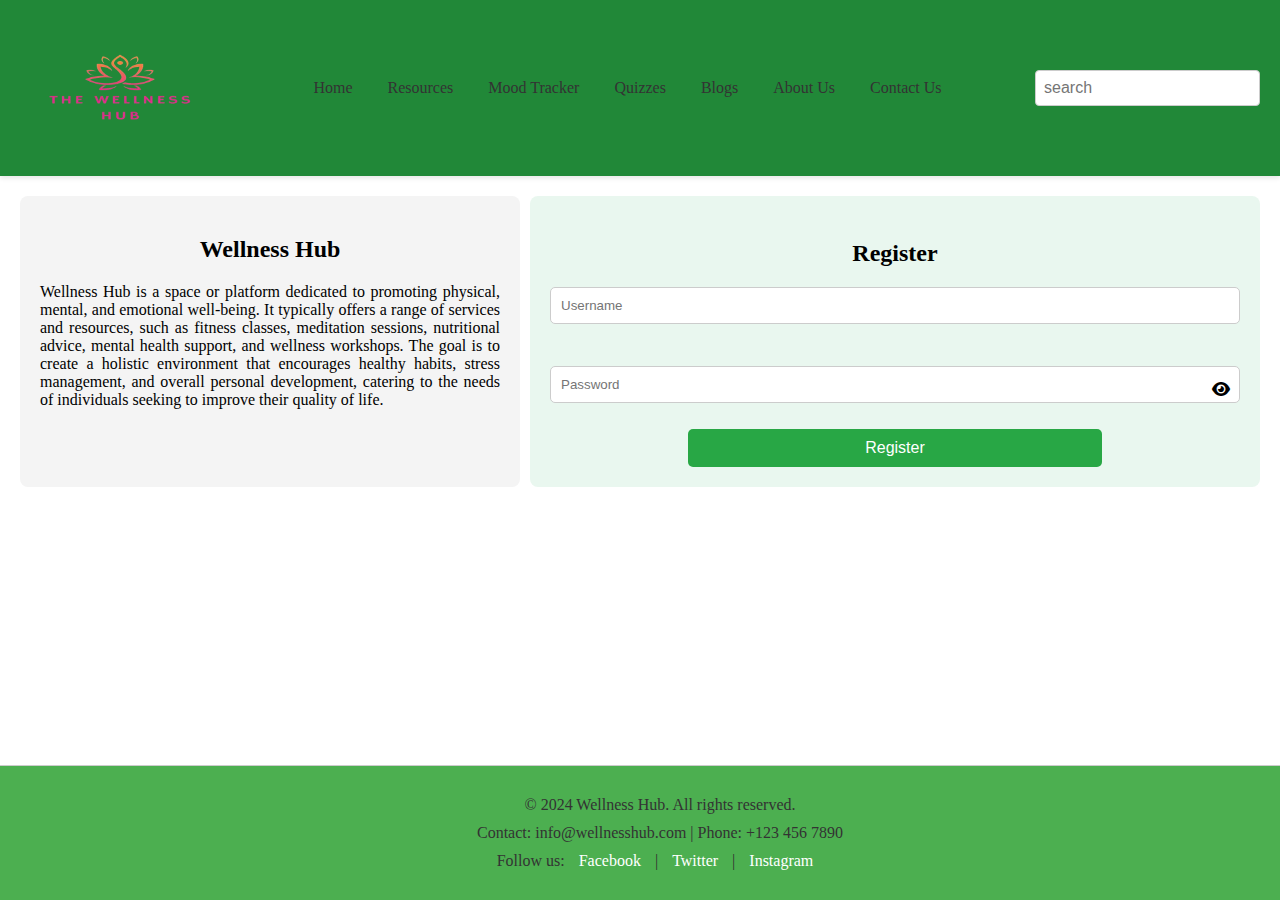
<file: index.html>
<!DOCTYPE html>
<html lang="en">
<head>
    <meta charset="UTF-8">
    <meta name="viewport" content="width=device-width, initial-scale=1.0">
    <link rel="stylesheet" href="registration.css">
    <link rel="stylesheet" href="https://cdnjs.cloudflare.com/ajax/libs/font-awesome/6.0.0-beta3/css/all.min.css">
    <title>Login</title>
    <script>
        function showAlert() {
            alert("Registration button clicked!");
        }

        function togglePassword() {
            var passwordField = document.getElementById("password");
            var toggleIcon = document.getElementById("toggleIcon");
            if (passwordField.type === "password") {
                passwordField.type = "text";
                toggleIcon.classList.remove("fa-eye");
                toggleIcon.classList.add("fa-eye-slash");
            } else {
                passwordField.type = "password";
                toggleIcon.classList.remove("fa-eye-slash");
                toggleIcon.classList.add("fa-eye");
            }
        }
    </script>
</head>
<body>
    <div class="header">
        <h1><a href="index.html"><img src="LogoNew.png" width="200px" height="130px"></a></h1>

        <ul class="items">
            <li><a href="HomePage.html">Home</a></li>
            <li><a href="Resources.html">Resources</a></li>
            <li><a href="MoodTracker.html">Mood Tracker</a></li>
            <li><a href="Quizzes.html">Quizzes</a></li>
            <li><a href="Blogs.html">Blogs</a></li>
            <li><a href="AboutUs.html">About Us</a></li>
            <li><a href="ContactUs.html">Contact Us</a></li>
        </ul>

        <p><input type="text" placeholder="search" class="search"></p>
    </div>


    <div class="content">
        <ul>
            <li class="left-section">
                <h2>Wellness Hub</h2>
                <p class="desc">Wellness Hub is a space or platform dedicated to promoting physical, mental, and emotional well-being. It typically offers a range of services and resources, such as fitness classes, meditation sessions, nutritional advice, mental health support, and wellness workshops. The goal is to create a holistic environment that encourages healthy habits, stress management, and overall personal development, catering to the needs of individuals seeking to improve their quality of life.</p>
            </li>
    
            <li class="right-section">
                <h3>Register</h3>
                <p><input type="text" placeholder="Username"></p>
                
                <!-- Add id="password" to the input field -->
                <div class="password-container">
                    <p><input type="password" id="password" placeholder="Password"></p>
                    <span class="toggle-password" onclick="togglePassword()">
                        <i id="toggleIcon" class="fas fa-eye"></i>
                    </span>
                </div>

                <button onclick="showAlert()">Register</button>
            </li>
        </ul>
    </div>


    <div class="footer">
        <p>&copy; 2024 Wellness Hub. All rights reserved.</p>
        <p>Contact: info@wellnesshub.com | Phone: +123 456 7890</p>
        <p>Follow us: 
            <a href="#">Facebook</a> | 
            <a href="#">Twitter</a> | 
            <a href="#">Instagram</a>
        </p>
    </div>
    
</body>
</html>
</file>
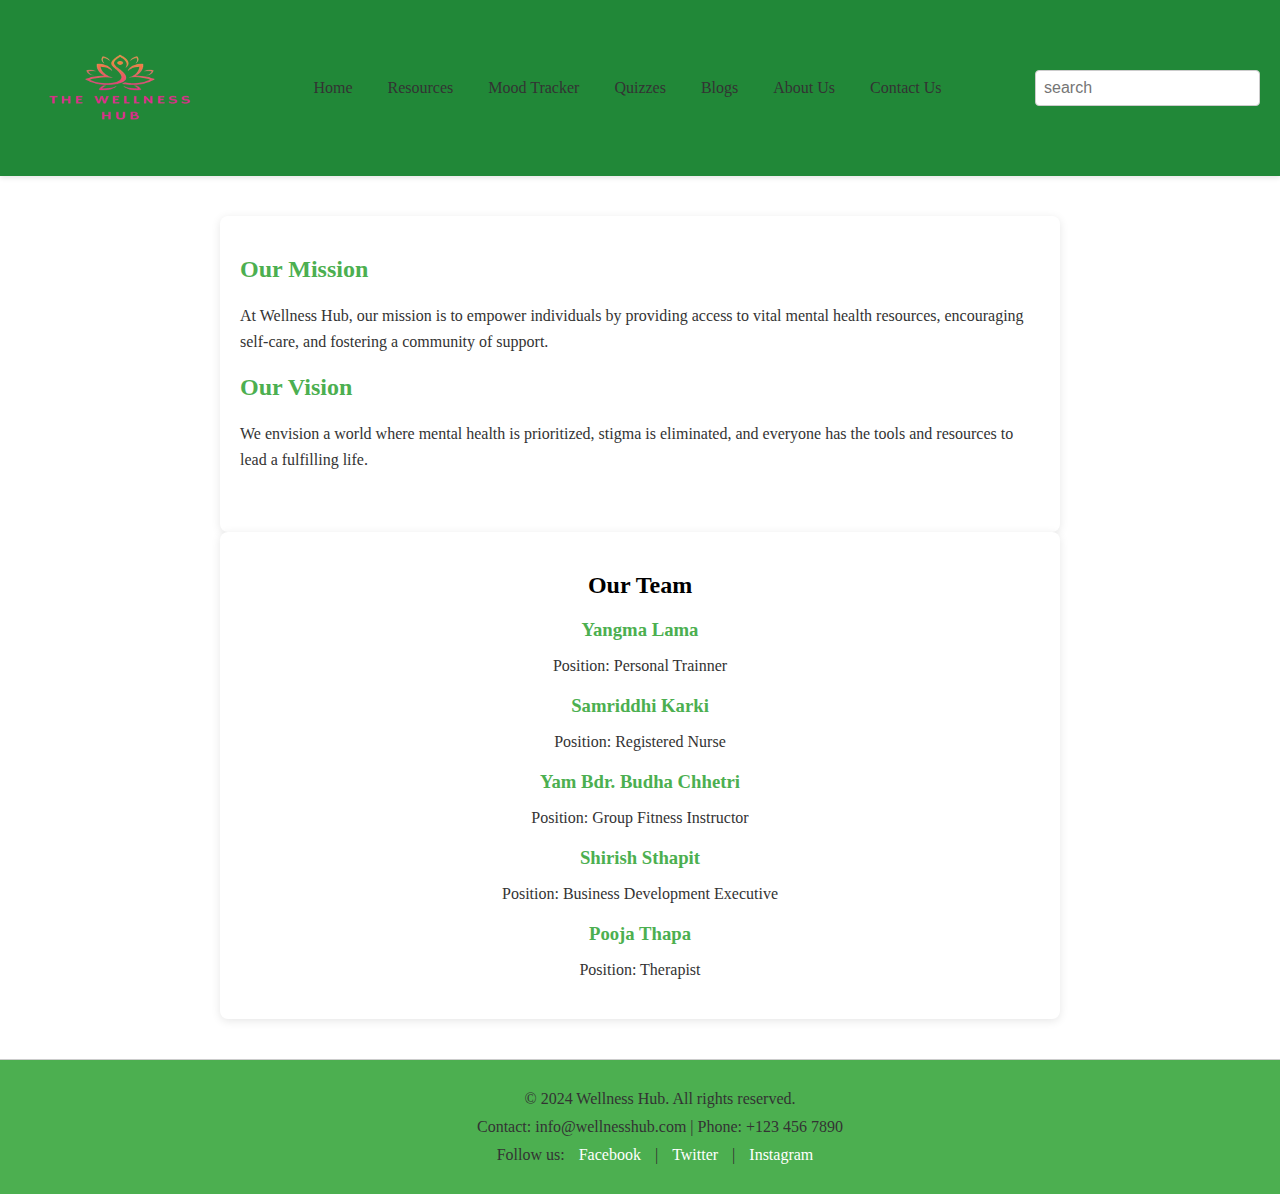
<file: AboutUs.html>
<!DOCTYPE html>
<html lang="en">
<head>
    <meta charset="UTF-8">
    <meta name="viewport" content="width=device-width, initial-scale=1.0">
    <link rel="stylesheet" href="AboutUs.css">
    <title>About Us</title>
</head>
<body>
    <div class="header">
        <h1><a href="registration.html"><img src="LogoNew.png" width="200px" height="130px"></a></h1>

        <ul class="items">
            <li><a href="HomePage.html">Home</a></li>
            <li><a href="Resources.html">Resources</a></li>
            <li><a href="MoodTracker.html">Mood Tracker</a></li>
            <li><a href="Quizzes.html">Quizzes</a></li>
            <li><a href="Blogs.html">Blogs</a></li>
            <li><a href="AboutUs.html">About Us</a></li>
            <li><a href="ContactUs.html">Contact Us</a></li>
        </ul>

        <p><input type="text" placeholder="search" class="search"></p>
    </div>


    <section class="about-section">
        <div class="about-content">
            <div class="mission-vision">
                <h2>Our Mission</h2>
                <p>At Wellness Hub, our mission is to empower individuals by providing access to vital mental health resources, encouraging self-care, and fostering a community of support.</p>
                
                <h2>Our Vision</h2>
                <p>We envision a world where mental health is prioritized, stigma is eliminated, and everyone has the tools and resources to lead a fulfilling life.</p>
            </div>
        </div>

        <div class="about-content team">
            <h2>Our Team</h2>
            <div class="team-member">
                <h3>Yangma Lama</h3>
                <p>Position: Personal Trainner</p>
            </div>
    
            <div class="team-member">
                <h3>Samriddhi Karki</h3>
                <p>Position: Registered Nurse</p>
            </div>
    
            <div class="team-member">
                <h3>Yam Bdr. Budha Chhetri</h3>
                <p>Position: Group Fitness Instructor</p>
            </div>
    
            <div class="team-member">
                <h3>Shirish Sthapit</h3>
                <p>Position: Business Development Executive</p>
            </div>
    
            <div class="team-member">
                <h3>Pooja Thapa</h3>
                <p>Position: Therapist</p>
            </div>
        </div>

    </section>
    


    <div class="footer">
        <p>&copy; 2024 Wellness Hub. All rights reserved.</p>
        <p>Contact: info@wellnesshub.com | Phone: +123 456 7890</p>
        <p>Follow us: 
            <a href="#">Facebook</a> | 
            <a href="#">Twitter</a> | 
            <a href="#">Instagram</a>
        </p>
    </div>
    
</body>
</html>
</file>
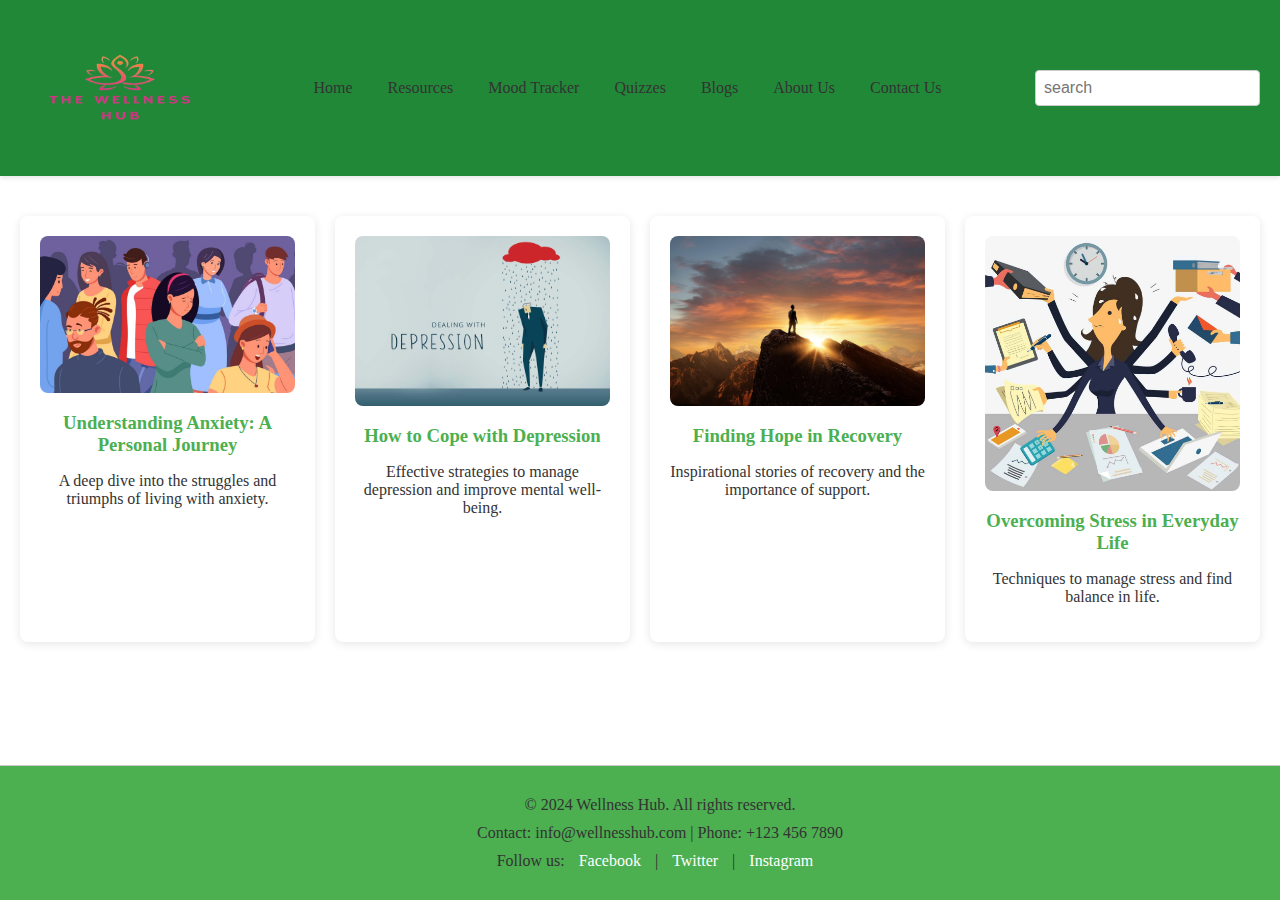
<file: Blogs.html>
<!DOCTYPE html>
<html lang="en">
<head>
    <meta charset="UTF-8">
    <meta name="viewport" content="width=device-width, initial-scale=1.0">
    <link rel="stylesheet" href="Blogs.css">
    <title>Blogs</title>
</head>
<body>
    <div class="header">
        <h1><a href="registration.html"><img src="LogoNew.png" width="200px" height="130px"></a></h1>

        <ul class="items">
            <li><a href="HomePage.html">Home</a></li>
            <li><a href="Resources.html">Resources</a></li>
            <li><a href="MoodTracker.html">Mood Tracker</a></li>
            <li><a href="Quizzes.html">Quizzes</a></li>
            <li><a href="Blogs.html">Blogs</a></li>
            <li><a href="AboutUs.html">About Us</a></li>
            <li><a href="ContactUs.html">Contact Us</a></li>
        </ul>

        <p><input type="text" placeholder="search" class="search"></p>
    </div>


    <section class="blog-section">
        <div class="blog-container">
            <div class="blog-post">
                <img src="ControlAnxiety.jpg" alt="Blog Post 1" class="blog-thumbnail">
                <h3>Understanding Anxiety: A Personal Journey</h3>
                <p>A deep dive into the struggles and triumphs of living with anxiety.</p>
            </div>
            <div class="blog-post">
                <img src="DealDepression.jpg" alt="Blog Post 2" class="blog-thumbnail">
                <h3>How to Cope with Depression</h3>
                <p>Effective strategies to manage depression and improve mental well-being.</p>
            </div>
            <div class="blog-post">
                <img src="FindingHope.jpg" alt="Blog Post 3" class="blog-thumbnail">
                <h3>Finding Hope in Recovery</h3>
                <p>Inspirational stories of recovery and the importance of support.</p>
            </div>
            <div class="blog-post">
                <img src="ControlStress.jpg" alt="Blog Post 4" class="blog-thumbnail">
                <h3>Overcoming Stress in Everyday Life</h3>
                <p>Techniques to manage stress and find balance in life.</p>
            </div>
        </div>
    </section>
    


    <div class="footer">
        <p>&copy; 2024 Wellness Hub. All rights reserved.</p>
        <p>Contact: info@wellnesshub.com | Phone: +123 456 7890</p>
        <p>Follow us: 
            <a href="#">Facebook</a> | 
            <a href="#">Twitter</a> | 
            <a href="#">Instagram</a>
        </p>
    </div>
    
</body>
</html>
</file>
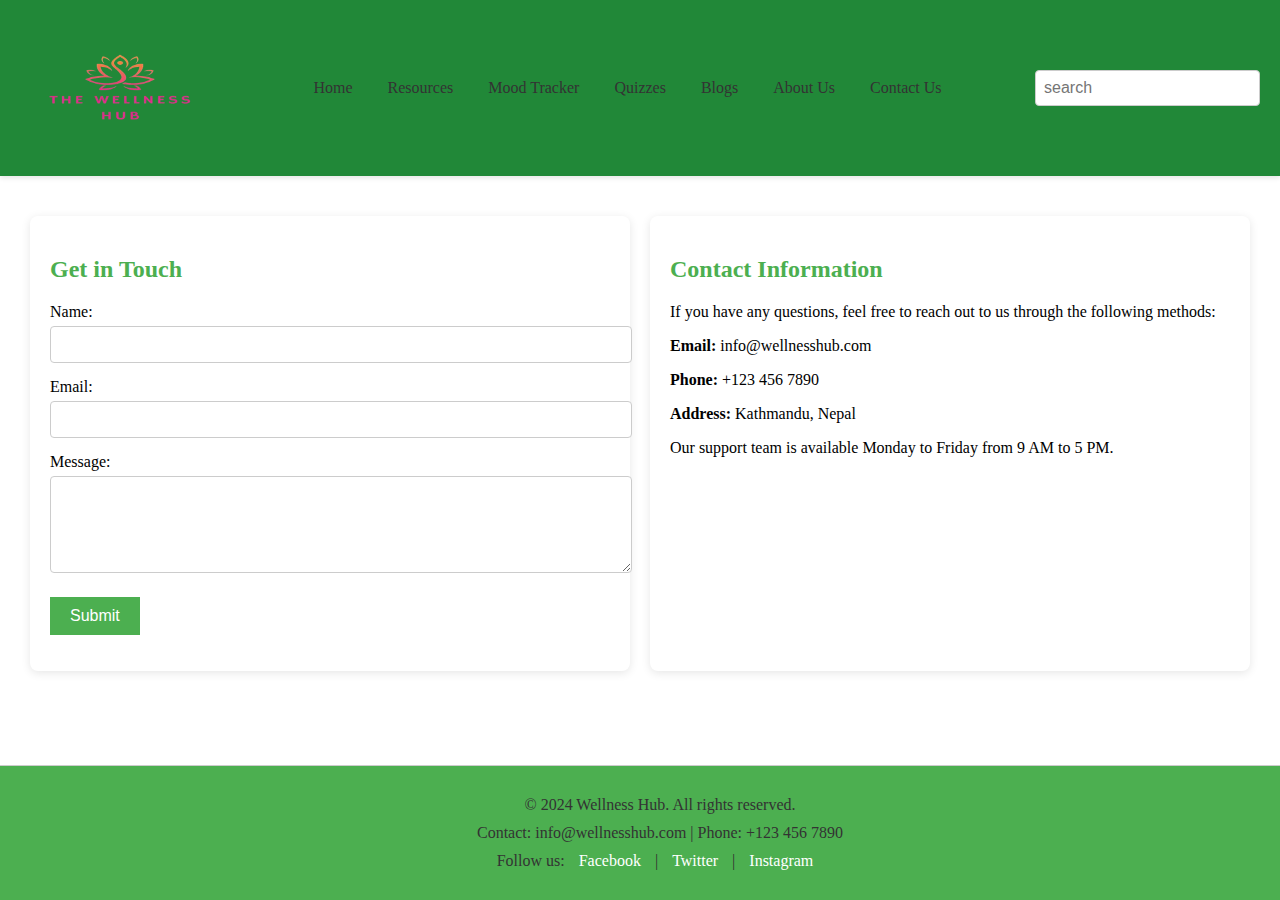
<file: ContactUs.html>
<!DOCTYPE html>
<html lang="en">
<head>
    <meta charset="UTF-8">
    <meta name="viewport" content="width=device-width, initial-scale=1.0">
    <link rel="stylesheet" href="ContactUs.css">
    <title>Home</title>

    <script>
        document.getElementById('contactForm').addEventListener('submit', function(event) {
            // Clear any previous error messages
            const errorMessage = document.getElementById('error-message');
            errorMessage.textContent = '';

            // Get values from form
            const name = document.getElementById('name').value.trim();
            const email = document.getElementById('email').value.trim();
            const message = document.getElementById('message').value.trim();

            // Email validation
            const emailRegex = /^[a-zA-Z0-9._-]+@[a-zA-Z0-9.-]+\.[a-zA-Z]{2,6}$/;

            // Validate name (should not be empty)
            if (name === '') {
                errorMessage.textContent = 'Please enter your name.';
                event.preventDefault();
                return;
            }

            // Validate email (check format)
            if (!emailRegex.test(email)) {
                errorMessage.textContent = 'Please enter a valid email address.';
                event.preventDefault();
                return;
            }

            // Validate message (should not be empty)
            if (message === '') {
                errorMessage.textContent = 'Please enter a message.';
                event.preventDefault();
                return;
            }

            // All validations passed, allow form submission
            alert('Form submitted successfully!');
        });
    </script>

</head>
<body>
    <div class="header">
        <h1><a href="registration.html"><img src="LogoNew.png" width="200px" height="130px"></a></h1>

        <ul class="items">
            <li><a href="HomePage.html">Home</a></li>
            <li><a href="Resources.html">Resources</a></li>
            <li><a href="MoodTracker.html">Mood Tracker</a></li>
            <li><a href="Quizzes.html">Quizzes</a></li>
            <li><a href="Blogs.html">Blogs</a></li>
            <li><a href="AboutUs.html">About Us</a></li>
            <li><a href="ContactUs.html">Contact Us</a></li>
        </ul>

        <p><input type="text" placeholder="search" class="search"></p>
    </div>


    <section class="contact-section">
        <div class="contact-form">
            <h2>Get in Touch</h2>
            <form id="contactForm" action="#" method="post">
                <label for="name">Name:</label>
                <input type="text" id="name" name="name" required>

                <label for="email">Email:</label>
                <input type="email" id="email" name="email" required>

                <label for="message">Message:</label>
                <textarea id="message" name="message" rows="5" required></textarea>

                <button type="submit" class="cta-button">Submit</button>
                <p id="error-message" style="color:red;"></p>
            </form>
        </div>

        <div class="contact-info">
            <h2>Contact Information</h2>
            <p>If you have any questions, feel free to reach out to us through the following methods:</p>
            <p><strong>Email:</strong> info@wellnesshub.com</p>
            <p><strong>Phone:</strong> +123 456 7890</p>
            <p><strong>Address:</strong> Kathmandu, Nepal</p>
            <p>Our support team is available Monday to Friday from 9 AM to 5 PM.</p>
        </div>
    </section>
    


    <div class="footer">
        <p>&copy; 2024 Wellness Hub. All rights reserved.</p>
        <p>Contact: info@wellnesshub.com | Phone: +123 456 7890</p>
        <p>Follow us: 
            <a href="#">Facebook</a> | 
            <a href="#">Twitter</a> | 
            <a href="#">Instagram</a>
        </p>
    </div>
    
</body>
</html>
</file>
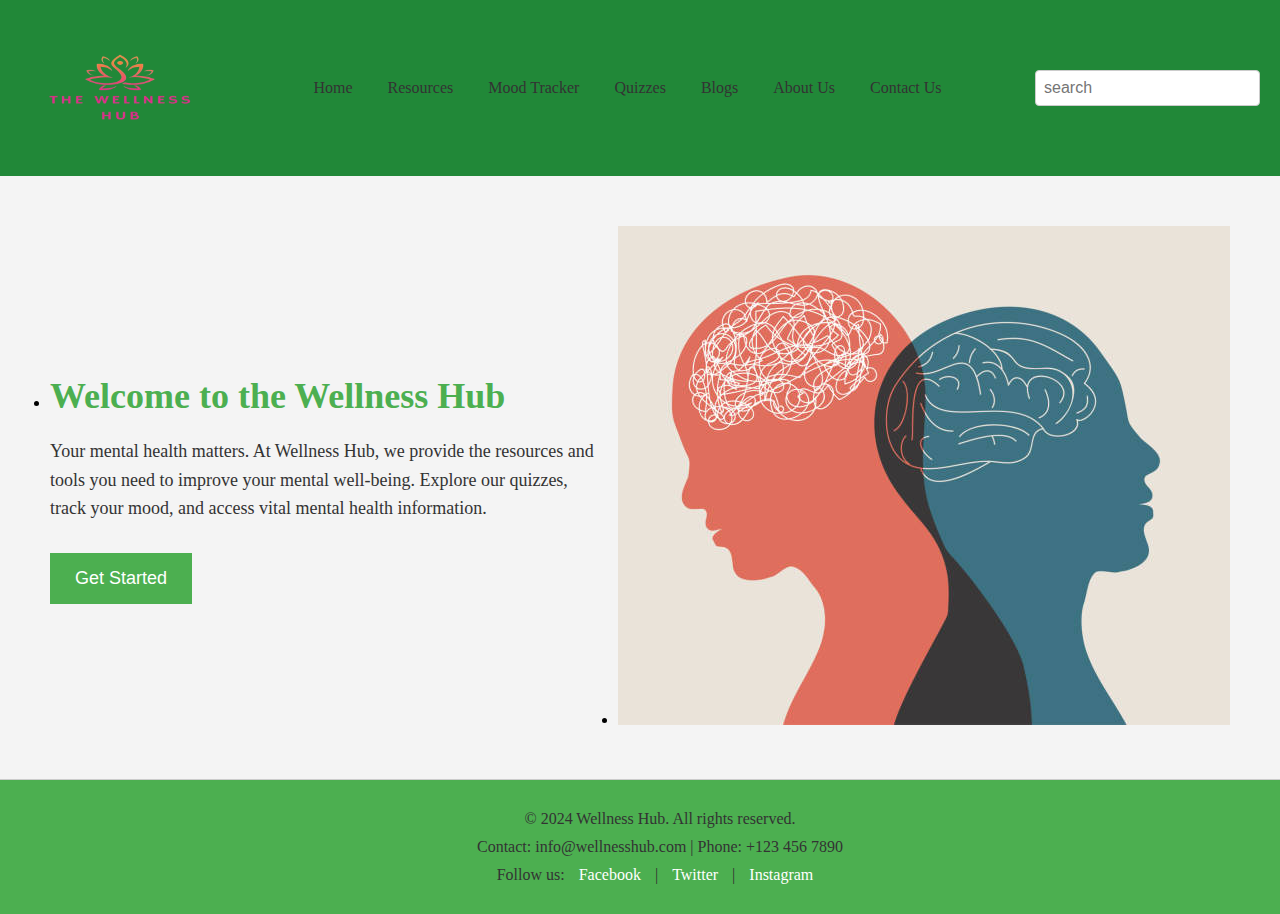
<file: HomePage.html>
<!DOCTYPE html>
<html lang="en">
<head>
    <meta charset="UTF-8">
    <meta name="viewport" content="width=device-width, initial-scale=1.0">
    <link rel="stylesheet" href="HomePage.css">
    <title>Home</title>
</head>
<body>
    <div class="header">
        <h1><a href="registration.html"><img src="LogoNew.png" width="200px" height="130px"></a></h1>

        <ul class="items">
            <li><a href="HomePage.html">Home</a></li>
            <li><a href="Resources.html">Resources</a></li>
            <li><a href="MoodTracker.html">Mood Tracker</a></li>
            <li><a href="Quizzes.html">Quizzes</a></li>
            <li><a href="Blogs.html">Blogs</a></li>
            <li><a href="AboutUs.html">About Us</a></li>
            <li><a href="ContactUs.html">Contact Us</a></li>
        </ul>

        <p><input type="text" placeholder="search" class="search"></p>
    </div>


    <div class="content">
        <li class="desc">
            <h1>Welcome to the Wellness Hub</h1>
            <p>Your mental health matters. At Wellness Hub, we provide the resources and tools you need to improve your mental well-being. Explore our quizzes, track your mood, and access vital mental health information.</p>
            <button class="cta-button">Get Started</button>
        </li>
        <li>
            <img src="MentalHealth.jpg" alt="Mental Health Support">
        </li>
    </div>
    


    <div class="footer">
        <p>&copy; 2024 Wellness Hub. All rights reserved.</p>
        <p>Contact: info@wellnesshub.com | Phone: +123 456 7890</p>
        <p>Follow us: 
            <a href="#">Facebook</a> | 
            <a href="#">Twitter</a> | 
            <a href="#">Instagram</a>
        </p>
    </div>
    
</body>
</html>
</file>
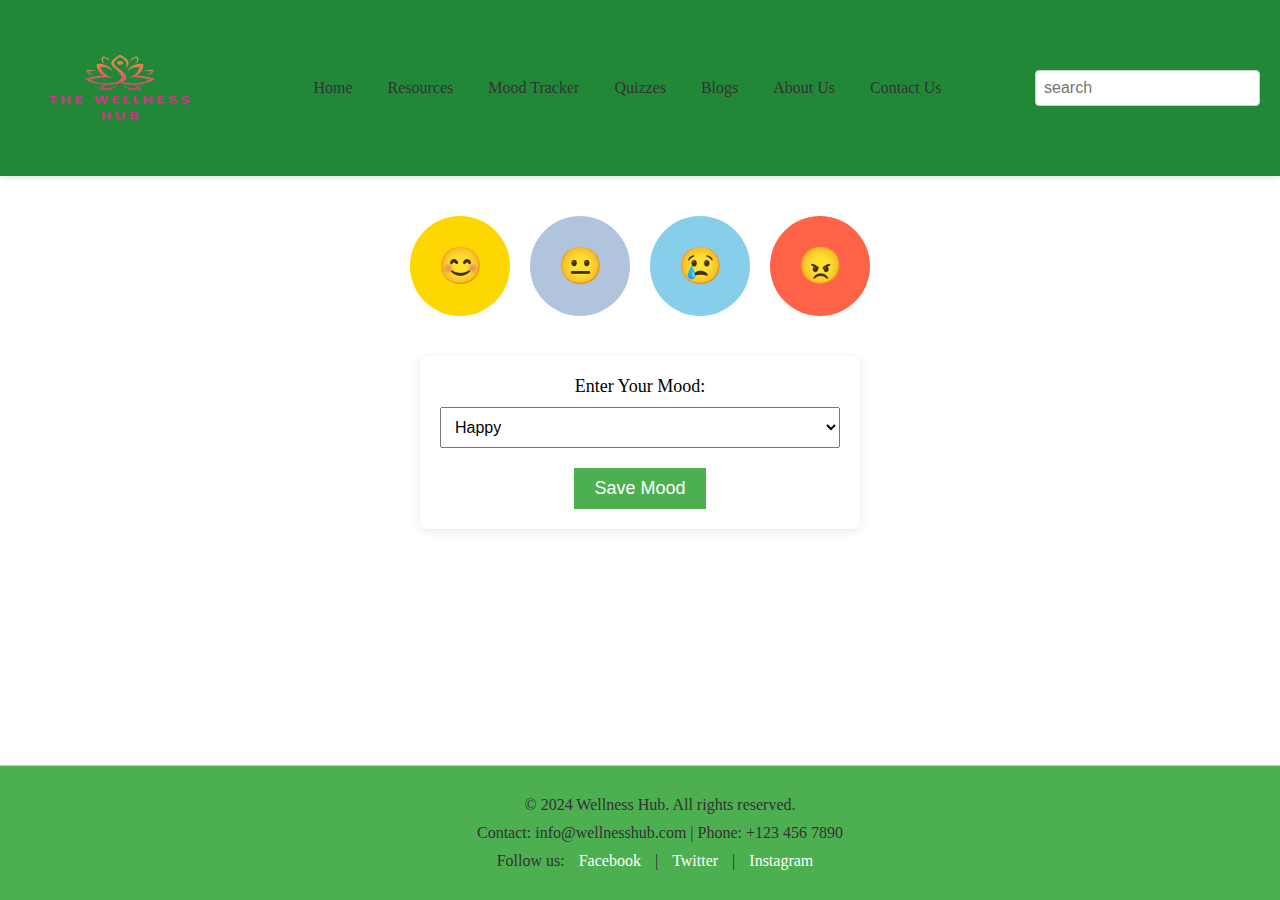
<file: MoodTracker.html>
<!DOCTYPE html>
<html lang="en">
<head>
    <meta charset="UTF-8">
    <meta name="viewport" content="width=device-width, initial-scale=1.0">
    <link rel="stylesheet" href="MoodTracker.css">
    <title>Mood Tracker</title>
</head>
<body>
    <div class="header">
        <h1><a href="registration.html"><img src="LogoNew.png" width="200px" height="130px"></a></h1>

        <ul class="items">
            <li><a href="HomePage.html">Home</a></li>
            <li><a href="Resources.html">Resources</a></li>
            <li><a href="MoodTracker.html">Mood Tracker</a></li>
            <li><a href="Quizzes.html">Quizzes</a></li>
            <li><a href="Blogs.html">Blogs</a></li>
            <li><a href="AboutUs.html">About Us</a></li>
            <li><a href="ContactUs.html">Contact Us</a></li>
        </ul>

        <p><input type="text" placeholder="search" class="search"></p>
    </div>


    <section class="mood-tracker">
        <div class="mood-circles">
            <div class="mood-circle mood-happy">😊</div>
            <div class="mood-circle mood-neutral">😐</div>
            <div class="mood-circle mood-sad">😢</div>
            <div class="mood-circle mood-angry">😠</div>
        </div>

        <div class="mood-input">
            <label for="mood">Enter Your Mood:</label>
            <select id="mood" name="mood">
                <option value="happy">Happy</option>
                <option value="neutral">Neutral</option>
                <option value="sad">Sad</option>
                <option value="angry">Angry</option>
            </select>
            <button class="submit-button">Save Mood</button>
        </div>
    </section>
    


    <div class="footer">
        <p>&copy; 2024 Wellness Hub. All rights reserved.</p>
        <p>Contact: info@wellnesshub.com | Phone: +123 456 7890</p>
        <p>Follow us: 
            <a href="#">Facebook</a> | 
            <a href="#">Twitter</a> | 
            <a href="#">Instagram</a>
        </p>
    </div>
    
</body>
</html>
</file>
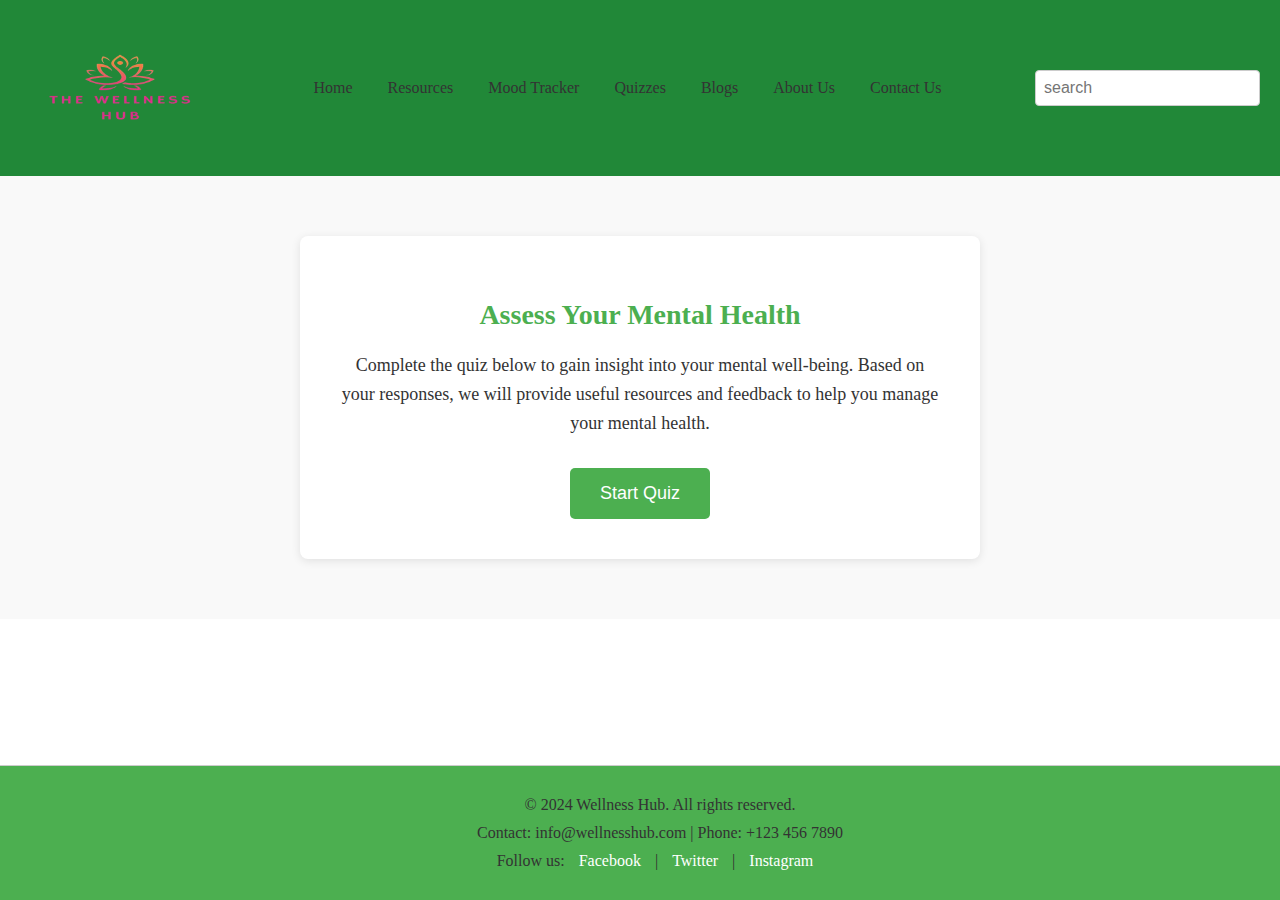
<file: Quizzes.html>
<!DOCTYPE html>
<html lang="en">
<head>
    <meta charset="UTF-8">
    <meta name="viewport" content="width=device-width, initial-scale=1.0">
    <link rel="stylesheet" href="Quizzes.css">
    <title>Quizzes</title>
</head>
<body>
    <div class="header">
        <h1><a href="registration.html"><img src="LogoNew.png" width="200px" height="130px"></a></h1>

        <ul class="items">
            <li><a href="HomePage.html">Home</a></li>
            <li><a href="Resources.html">Resources</a></li>
            <li><a href="MoodTracker.html">Mood Tracker</a></li>
            <li><a href="Quizzes.html">Quizzes</a></li>
            <li><a href="Blogs.html">Blogs</a></li>
            <li><a href="AboutUs.html">About Us</a></li>
            <li><a href="ContactUs.html">Contact Us</a></li>
        </ul>

        <p><input type="text" placeholder="search" class="search"></p>
    </div>


    <section class="quiz-section">
        <div class="quiz-content">
            <h2>Assess Your Mental Health</h2>
            <p>Complete the quiz below to gain insight into your mental well-being. Based on your responses, we will provide useful resources and feedback to help you manage your mental health.</p>
            <button class="cta-button">Start Quiz</button>
        </div>
    </section>
    


    <div class="footer">
        <p>&copy; 2024 Wellness Hub. All rights reserved.</p>
        <p>Contact: info@wellnesshub.com | Phone: +123 456 7890</p>
        <p>Follow us: 
            <a href="#">Facebook</a> | 
            <a href="#">Twitter</a> | 
            <a href="#">Instagram</a>
        </p>
    </div>
    
</body>
</html>
</file>
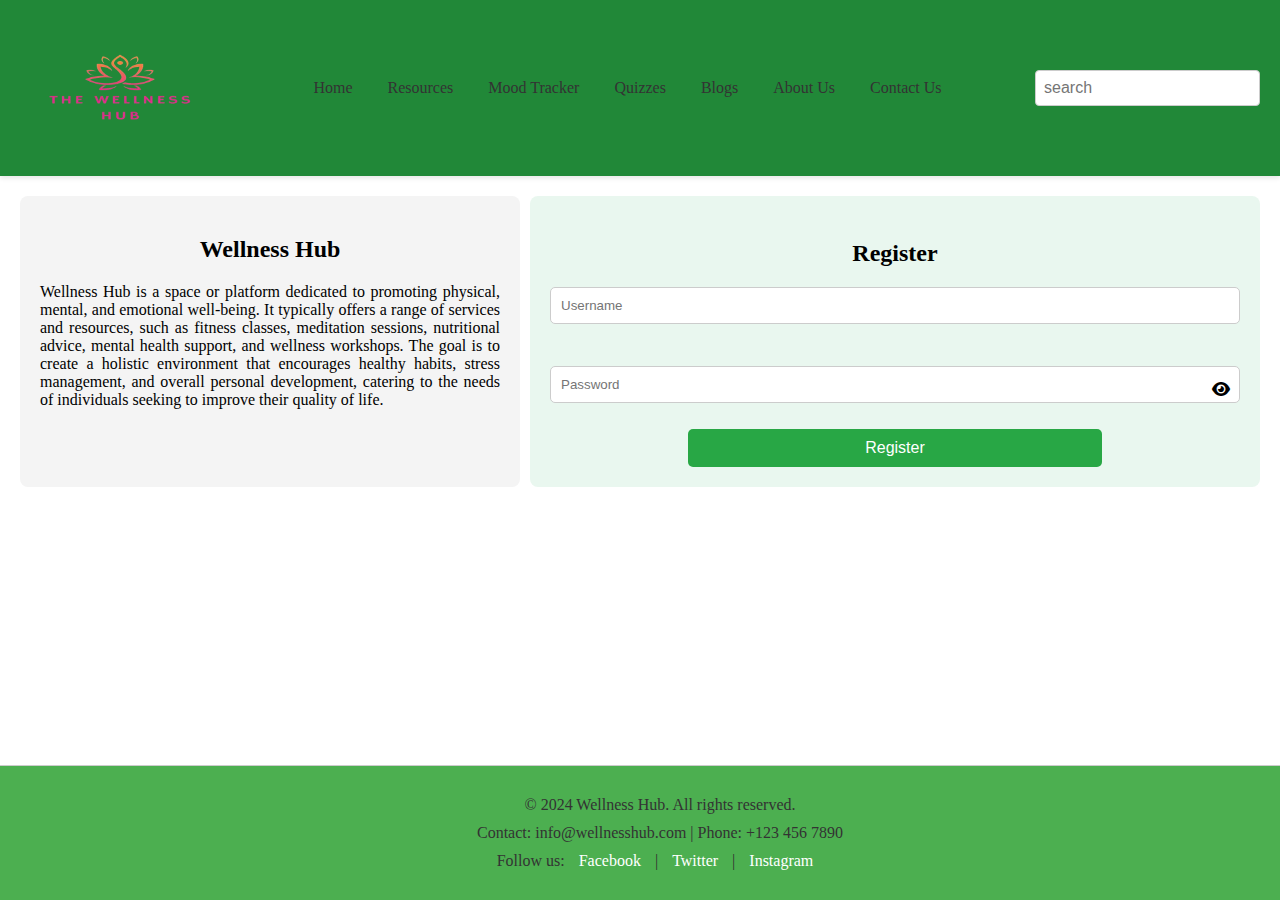
<file: registration.html>
<!DOCTYPE html>
<html lang="en">
<head>
    <meta charset="UTF-8">
    <meta name="viewport" content="width=device-width, initial-scale=1.0">
    <link rel="stylesheet" href="registration.css">
    <link rel="stylesheet" href="https://cdnjs.cloudflare.com/ajax/libs/font-awesome/6.0.0-beta3/css/all.min.css">
    <title>Login</title>
    <script>
        function showAlert() {
            alert("Registration button clicked!");
        }

        function togglePassword() {
            var passwordField = document.getElementById("password");
            var toggleIcon = document.getElementById("toggleIcon");
            if (passwordField.type === "password") {
                passwordField.type = "text";
                toggleIcon.classList.remove("fa-eye");
                toggleIcon.classList.add("fa-eye-slash");
            } else {
                passwordField.type = "password";
                toggleIcon.classList.remove("fa-eye-slash");
                toggleIcon.classList.add("fa-eye");
            }
        }
    </script>
</head>
<body>
    <div class="header">
        <h1><a href="registration.html"><img src="LogoNew.png" width="200px" height="130px"></a></h1>

        <ul class="items">
            <li><a href="HomePage.html">Home</a></li>
            <li><a href="Resources.html">Resources</a></li>
            <li><a href="MoodTracker.html">Mood Tracker</a></li>
            <li><a href="Quizzes.html">Quizzes</a></li>
            <li><a href="Blogs.html">Blogs</a></li>
            <li><a href="AboutUs.html">About Us</a></li>
            <li><a href="ContactUs.html">Contact Us</a></li>
        </ul>

        <p><input type="text" placeholder="search" class="search"></p>
    </div>


    <div class="content">
        <ul>
            <li class="left-section">
                <h2>Wellness Hub</h2>
                <p class="desc">Wellness Hub is a space or platform dedicated to promoting physical, mental, and emotional well-being. It typically offers a range of services and resources, such as fitness classes, meditation sessions, nutritional advice, mental health support, and wellness workshops. The goal is to create a holistic environment that encourages healthy habits, stress management, and overall personal development, catering to the needs of individuals seeking to improve their quality of life.</p>
            </li>
    
            <li class="right-section">
                <h3>Register</h3>
                <p><input type="text" placeholder="Username"></p>
                
                <!-- Add id="password" to the input field -->
                <div class="password-container">
                    <p><input type="password" id="password" placeholder="Password"></p>
                    <span class="toggle-password" onclick="togglePassword()">
                        <i id="toggleIcon" class="fas fa-eye"></i>
                    </span>
                </div>

                <button onclick="showAlert()">Register</button>
            </li>
        </ul>
    </div>


    <div class="footer">
        <p>&copy; 2024 Wellness Hub. All rights reserved.</p>
        <p>Contact: info@wellnesshub.com | Phone: +123 456 7890</p>
        <p>Follow us: 
            <a href="#">Facebook</a> | 
            <a href="#">Twitter</a> | 
            <a href="#">Instagram</a>
        </p>
    </div>
    
</body>
</html>
</file>
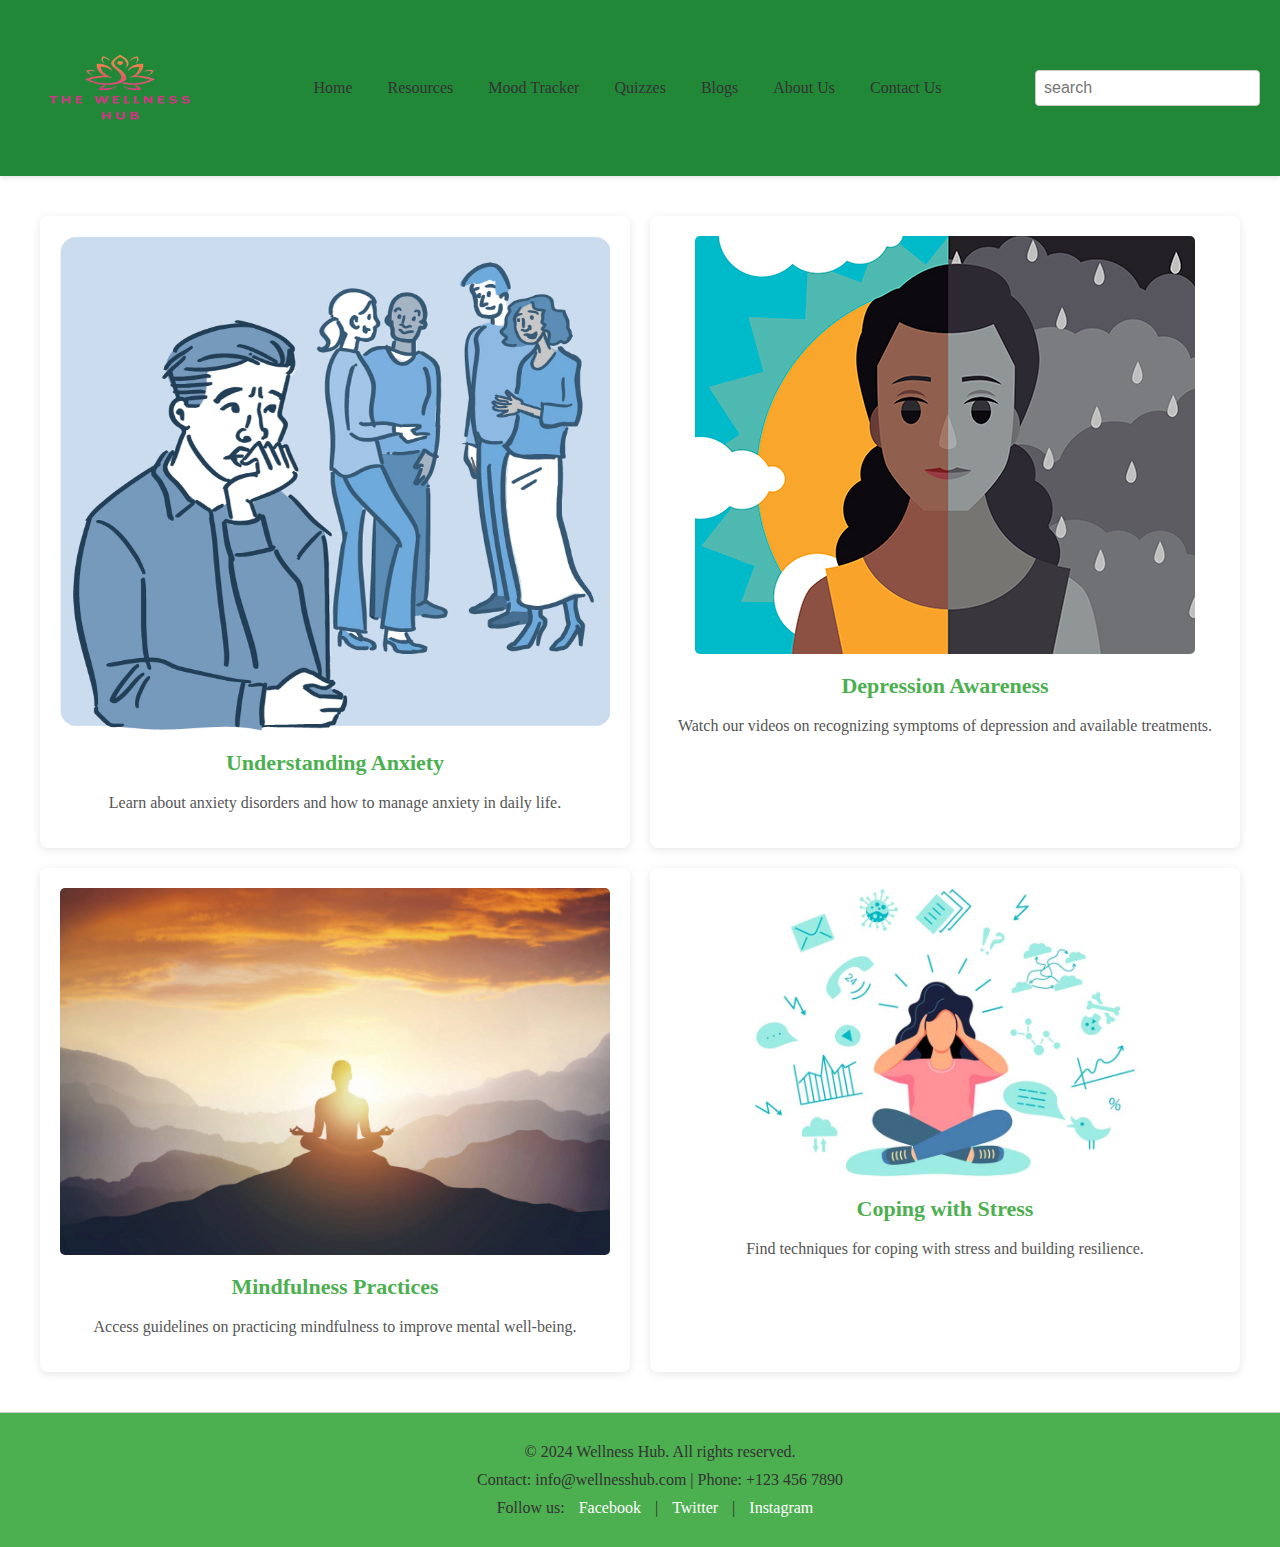
<file: Resources.html>
<!DOCTYPE html>
<html lang="en">
<head>
    <meta charset="UTF-8">
    <meta name="viewport" content="width=device-width, initial-scale=1.0">
    <link rel="stylesheet" href="Resources.css">
    <title>Resources</title>
</head>
<body>
    <div class="header">
        <h1><a href="registration.html"><img src="LogoNew.png" width="200px" height="130px"></a></h1>

        <ul class="items">
            <li><a href="HomePage.html">Home</a></li>
            <li><a href="Resources.html">Resources</a></li>
            <li><a href="MoodTracker.html">Mood Tracker</a></li>
            <li><a href="Quizzes.html">Quizzes</a></li>
            <li><a href="Blogs.html">Blogs</a></li>
            <li><a href="AboutUs.html">About Us</a></li>
            <li><a href="ContactUs.html">Contact Us</a></li>
        </ul>

        <p><input type="text" placeholder="search" class="search"></p>
    </div>


    <section class="content-grid">
        <div class="content-block">
            <img src="Anxiety.jpg" alt="Article 1" class="content-image">
            <h2>Understanding Anxiety</h2>
            <p>Learn about anxiety disorders and how to manage anxiety in daily life.</p>
        </div>
        
        <div class="content-block">
            <img src="Depression.jpg" alt="Video 1" class="content-image">
            <h2>Depression Awareness</h2>
            <p>Watch our videos on recognizing symptoms of depression and available treatments.</p>
        </div>
        
        <div class="content-block">
            <img src="Mindfulness.jpg" alt="Guide 1" class="content-image">
            <h2>Mindfulness Practices</h2>
            <p>Access guidelines on practicing mindfulness to improve mental well-being.</p>
        </div>
        
        <div class="content-block">
            <img src="Stress.jpg" alt="Article 2" class="content-image">
            <h2>Coping with Stress</h2>
            <p>Find techniques for coping with stress and building resilience.</p>
        </div>
    </section>
    


    <div class="footer">
        <p>&copy; 2024 Wellness Hub. All rights reserved.</p>
        <p>Contact: info@wellnesshub.com | Phone: +123 456 7890</p>
        <p>Follow us: 
            <a href="#">Facebook</a> | 
            <a href="#">Twitter</a> | 
            <a href="#">Instagram</a>
        </p>
    </div>
    
</body>
</html>
</file>
<file: registration.css>
html,body{
    padding: 0;
    margin: 0;
    box-sizing: border-box;
    height: 100%;
    display: flex;
    flex-direction: column;
}

/* Header Styling */
.header {
    background-color: #218838; 
    padding: 20px;
    display: flex;
    justify-content: space-between;
    align-items: center;
    box-shadow: 0px 2px 5px rgba(0, 0, 0, 0.1);
}

/* Logo (h1) */
.header h1 {
    margin: 0;
    font-size: 24px;
    font-weight: bold;
}

.header h1 a {
    text-decoration: none;
    color: #333; /* Dark text for logo */
}

/* Navigation links */
.header .items {
    list-style: none;
    margin: 0;
    padding: 0;
    display: flex;
    gap: 15px; /* Space between the items */
}

.header .items li {
    display: inline;
}

.header .items a {
    text-decoration: none;
    color: #333; /* Link text color */
    padding: 10px;
    font-size: 16px;
    transition: color 0.3s ease;
}

/* Hover effect for links */
.header .items a:hover {
    color: #007BFF; /* Blue hover color */
}

/* Search bar */
.header .search {
    padding: 8px;
    font-size: 16px;
    border: 1px solid #ccc;
    border-radius: 4px;
}

/* Content Styling */

.desc{
    text-align: justify;
}

.content {
    display: flex;
    justify-content: space-between;
    align-items: flex-start;
    width: 100%;
    padding: 20px;
    box-sizing: border-box;
}


.content ul {
    display: flex;
    justify-content: space-between;
    width: 100%;
    padding: 0;
    margin: 0;
    list-style: none;
}


.content .left-section {
    flex: 1;
    padding: 20px;
    background-color: #f4f4f4;
    margin-right: 10px;
    border-radius: 8px;
    text-align: center; 
}

.content .right-section {
    flex: 1.5; 
    padding: 20px;
    background-color: #e9f7ef;
    border-radius: 8px;
}

.content .right-section h3 {
    text-align: center;
    font-size: 24px; 
    margin-bottom: 20px; 
}


.content .right-section input {
    width: 100%;
    padding: 10px;
    margin-bottom: 10px;
    border: 1px solid #ccc;
    border-radius: 5px;
    box-sizing: border-box;
}

.content .right-section button {
    width: 60%;
    padding: 10px;
    background-color: #28a745;
    color: white;
    border: none;
    border-radius: 5px;
    cursor: pointer;
    font-size: 16px;
    display: block; 
    margin: 0 auto; 
}

.content .right-section button:hover {
    background-color: #218838;
}


/* Footer Styling */
.footer {
    text-align: center;
    background-color: #4CAF50;
    padding: 20px;
    border-top: 1px solid #ccc;
    width: 100%;
    margin-top: auto;
}

.footer p {
    margin: 10px 0;
    color: #333;
}

.footer a {
    color: #ffffff;
    text-decoration: none;
    margin: 0 10px;
}

.footer a:hover {
    text-decoration: underline;
}

/* Password Section */
.input-field {
    width: 100%;
    padding: 10px;
    box-sizing: border-box;
}

.password-container {
    position: relative;
    display: inline-block;
    width: 100%; 
}
.toggle-password {
    position: absolute;
    right: 10px;
    top: 50%;
    transform: translateY(-50%);
    cursor: pointer;
}
</file>
<file: AboutUs.css>
html,body{
    padding: 0;
    margin: 0;
    box-sizing: border-box;
    height: 100%;
    display: flex;
    flex-direction: column;
}

/* Header Styling */
.header {
    background-color: #218838; 
    padding: 20px;
    display: flex;
    justify-content: space-between;
    align-items: center;
    box-shadow: 0px 2px 5px rgba(0, 0, 0, 0.1);
}

/* Logo (h1) */
.header h1 {
    margin: 0;
    font-size: 24px;
    font-weight: bold;
}

.header h1 a {
    text-decoration: none;
    color: #333; /* Dark text for logo */
}

/* Navigation links */
.header .items {
    list-style: none;
    margin: 0;
    padding: 0;
    display: flex;
    gap: 15px; /* Space between the items */
}

.header .items li {
    display: inline;
}

.header .items a {
    text-decoration: none;
    color: #333; /* Link text color */
    padding: 10px;
    font-size: 16px;
    transition: color 0.3s ease;
}

/* Hover effect for links */
.header .items a:hover {
    color: #007BFF; /* Blue hover color */
}

/* Search bar */
.header .search {
    padding: 8px;
    font-size: 16px;
    border: 1px solid #ccc;
    border-radius: 4px;
}

/* Content Styling */
.about-section {
    padding: 40px 20px;
}

.about-content {
    max-width: 800px;
    margin: 0 auto;
    background-color: white;
    padding: 20px;
    border-radius: 8px;
    box-shadow: 0 2px 10px rgba(0, 0, 0, 0.1);
}

.mission-vision {
    margin-bottom: 40px;
}

.mission-vision h2 {
    color: #4CAF50;
    margin-top: 20px;
}

.mission-vision p {
    color: #333;
    line-height: 1.6;
}

/* Team Section */
.team {
    text-align: center;
}

.team-member {
    margin: 20px 0;
}

.team-thumbnail {
    width: 100px;
    height: 100px;
    border-radius: 50%;
    object-fit: cover;
}

.team-member h3 {
    margin: 10px 0 5px;
    color: #4CAF50;
}

.team-member p {
    color: #333;
}



/* Footer Styling */
.footer {
    text-align: center;
    background-color: #4CAF50;
    padding: 20px;
    border-top: 1px solid #ccc;
    width: 100%;
    margin-top: auto;
}

.footer p {
    margin: 10px 0;
    color: #333;
}

.footer a {
    color: #ffffff;
    text-decoration: none;
    margin: 0 10px;
}

.footer a:hover {
    text-decoration: underline;
}
</file>
<file: Blogs.css>
html,body{
    padding: 0;
    margin: 0;
    box-sizing: border-box;
    height: 100%;
    display: flex;
    flex-direction: column;
}

/* Header Styling */
.header {
    background-color: #218838; 
    padding: 20px;
    display: flex;
    justify-content: space-between;
    align-items: center;
    box-shadow: 0px 2px 5px rgba(0, 0, 0, 0.1);
}

/* Logo (h1) */
.header h1 {
    margin: 0;
    font-size: 24px;
    font-weight: bold;
}

.header h1 a {
    text-decoration: none;
    color: #333; /* Dark text for logo */
}

/* Navigation links */
.header .items {
    list-style: none;
    margin: 0;
    padding: 0;
    display: flex;
    gap: 15px; /* Space between the items */
}

.header .items li {
    display: inline;
}

.header .items a {
    text-decoration: none;
    color: #333; /* Link text color */
    padding: 10px;
    font-size: 16px;
    transition: color 0.3s ease;
}

/* Hover effect for links */
.header .items a:hover {
    color: #007BFF; /* Blue hover color */
}

/* Search bar */
.header .search {
    padding: 8px;
    font-size: 16px;
    border: 1px solid #ccc;
    border-radius: 4px;
}

/* Content Styling */
.blog-section {
    padding: 40px 20px;
}

.blog-container {
    display: grid;
    grid-template-columns: repeat(4, 1fr);
    gap: 20px;
}

.blog-post {
    background-color: white;
    border-radius: 8px;
    box-shadow: 0 2px 10px rgba(0, 0, 0, 0.1);
    padding: 20px;
    text-align: center;
    transition: transform 0.2s;
}

.blog-post:hover {
    transform: translateY(-5px); /* Slight lift effect on hover */
}

.blog-thumbnail {
    max-width: 100%;
    border-radius: 8px;
}

.blog-post h3 {
    color: #4CAF50;
    margin: 15px 0 10px;
}

.blog-post p {
    color: #333;
}




/* Footer Styling */
.footer {
    text-align: center;
    background-color: #4CAF50;
    padding: 20px;
    border-top: 1px solid #ccc;
    width: 100%;
    margin-top: auto;
}

.footer p {
    margin: 10px 0;
    color: #333;
}

.footer a {
    color: #ffffff;
    text-decoration: none;
    margin: 0 10px;
}

.footer a:hover {
    text-decoration: underline;
}
</file>
<file: ContactUs.css>
html,body{
    padding: 0;
    margin: 0;
    box-sizing: border-box;
    height: 100%;
    display: flex;
    flex-direction: column;
}

/* Header Styling */
.header {
    background-color: #218838; 
    padding: 20px;
    display: flex;
    justify-content: space-between;
    align-items: center;
    box-shadow: 0px 2px 5px rgba(0, 0, 0, 0.1);
}

/* Logo (h1) */
.header h1 {
    margin: 0;
    font-size: 24px;
    font-weight: bold;
}

.header h1 a {
    text-decoration: none;
    color: #333; /* Dark text for logo */
}

/* Navigation links */
.header .items {
    list-style: none;
    margin: 0;
    padding: 0;
    display: flex;
    gap: 15px; /* Space between the items */
}

.header .items li {
    display: inline;
}

.header .items a {
    text-decoration: none;
    color: #333; /* Link text color */
    padding: 10px;
    font-size: 16px;
    transition: color 0.3s ease;
}

/* Hover effect for links */
.header .items a:hover {
    color: #007BFF; /* Blue hover color */
}

/* Search bar */
.header .search {
    padding: 8px;
    font-size: 16px;
    border: 1px solid #ccc;
    border-radius: 4px;
}

/* Content Styling */
.contact-section {
    display: flex;
    justify-content: space-between;
    padding: 40px 20px;
}

.contact-form, .contact-info {
    background-color: white;
    padding: 20px;
    border-radius: 8px;
    box-shadow: 0 2px 10px rgba(0, 0, 0, 0.1);
    flex: 1;
    margin: 0 10px;
}

.contact-form h2, .contact-info h2 {
    color: #4CAF50;
}

.contact-form label {
    display: block;
    margin-top: 15px;
}

.contact-form input, .contact-form textarea {
    width: 100%;
    padding: 10px;
    margin-top: 5px;
    border: 1px solid #ccc;
    border-radius: 4px;
}

.cta-button {
    background-color: #4CAF50;
    color: white;
    padding: 10px 20px;
    border: none;
    cursor: pointer;
    font-size: 16px;
    margin-top: 20px;
}

.cta-button:hover {
    background-color: #45a049;
}


/* Footer Styling */
.footer {
    text-align: center;
    background-color: #4CAF50;
    padding: 20px;
    border-top: 1px solid #ccc;
    width: 100%;
    margin-top: auto;
}

.footer p {
    margin: 10px 0;
    color: #333;
}

.footer a {
    color: #ffffff;
    text-decoration: none;
    margin: 0 10px;
}

.footer a:hover {
    text-decoration: underline;
}
</file>
<file: HomePage.css>
html,body{
    padding: 0;
    margin: 0;
    box-sizing: border-box;
    height: 100%;
    display: flex;
    flex-direction: column;
}

/* Header Styling */
.header {
    background-color: #218838; 
    padding: 20px;
    display: flex;
    justify-content: space-between;
    align-items: center;
    box-shadow: 0px 2px 5px rgba(0, 0, 0, 0.1);
}

/* Logo (h1) */
.header h1 {
    margin: 0;
    font-size: 24px;
    font-weight: bold;
}

.header h1 a {
    text-decoration: none;
    color: #333; /* Dark text for logo */
}

/* Navigation links */
.header .items {
    list-style: none;
    margin: 0;
    padding: 0;
    display: flex;
    gap: 15px; /* Space between the items */
}

.header .items li {
    display: inline;
}

.header .items a {
    text-decoration: none;
    color: #333; /* Link text color */
    padding: 10px;
    font-size: 16px;
    transition: color 0.3s ease;
}

/* Hover effect for links */
.header .items a:hover {
    color: #007BFF; /* Blue hover color */
}

/* Search bar */
.header .search {
    padding: 8px;
    font-size: 16px;
    border: 1px solid #ccc;
    border-radius: 4px;
}

/* Content Styling */
.content {
    display: flex;
    justify-content: space-between;
    align-items: center;
    padding: 50px;
    background-color: #f4f4f4;
}

/* Left Text Section */
.desc {
    flex: 1;
    padding-right: 20px;
}

.desc h1 {
    font-size: 36px;
    color: #4CAF50;
    margin-bottom: 20px;
}

.desc p {
    font-size: 18px;
    color: #333;
    line-height: 1.6;
    margin-bottom: 30px;
}

.cta-button {
    background-color: #4CAF50;
    color: white;
    padding: 15px 25px;
    border: none;
    cursor: pointer;
    font-size: 18px;
    transition: background-color 0.3s ease;
}

.cta-button:hover {
    background-color: #45a049;
}

/* Right Image Section */
.graphic {
    flex: 1;
    text-align: center;
}

.graphic img {
    max-width: 100%;
    height: auto;
    border-radius: 5px;
}





/* Footer Styling */
.footer {
    text-align: center;
    background-color: #4CAF50;
    padding: 20px;
    border-top: 1px solid #ccc;
    width: 100%;
    margin-top: auto;
}

.footer p {
    margin: 10px 0;
    color: #333;
}

.footer a {
    color: #ffffff;
    text-decoration: none;
    margin: 0 10px;
}

.footer a:hover {
    text-decoration: underline;
}
</file>
<file: MoodTracker.css>
html,body{
    padding: 0;
    margin: 0;
    box-sizing: border-box;
    height: 100%;
    display: flex;
    flex-direction: column;
}

/* Header Styling */
.header {
    background-color: #218838; 
    padding: 20px;
    display: flex;
    justify-content: space-between;
    align-items: center;
    box-shadow: 0px 2px 5px rgba(0, 0, 0, 0.1);
}

/* Logo (h1) */
.header h1 {
    margin: 0;
    font-size: 24px;
    font-weight: bold;
}

.header h1 a {
    text-decoration: none;
    color: #333; /* Dark text for logo */
}

/* Navigation links */
.header .items {
    list-style: none;
    margin: 0;
    padding: 0;
    display: flex;
    gap: 15px; /* Space between the items */
}

.header .items li {
    display: inline;
}

.header .items a {
    text-decoration: none;
    color: #333; /* Link text color */
    padding: 10px;
    font-size: 16px;
    transition: color 0.3s ease;
}

/* Hover effect for links */
.header .items a:hover {
    color: #007BFF; /* Blue hover color */
}

/* Search bar */
.header .search {
    padding: 8px;
    font-size: 16px;
    border: 1px solid #ccc;
    border-radius: 4px;
}

/* Content Styling */
.mood-tracker {
    display: flex;
    flex-direction: column;
    align-items: center;
    justify-content: center;
    padding: 40px 20px;
    margin: 0 auto;
}

.mood-circles {
    display: flex;
    justify-content: center;
    margin-bottom: 40px;
    gap: 20px;
}

.mood-circle {
    width: 100px;
    height: 100px;
    border-radius: 50%;
    display: flex;
    justify-content: center;
    align-items: center;
    font-size: 36px;
    background-color: #eee;
    cursor: pointer;
    transition: background-color 0.3s ease;
}

.mood-circle:hover {
    background-color: #ccc;
}

.mood-happy {
    background-color: #FFD700;
}

.mood-neutral {
    background-color: #B0C4DE;
}

.mood-sad {
    background-color: #87CEEB;
}

.mood-angry {
    background-color: #FF6347;
}

.mood-input {
    text-align: center;
    background-color: white;
    padding: 20px;
    border-radius: 8px;
    box-shadow: 0 2px 10px rgba(0, 0, 0, 0.1);
    max-width: 400px;
    width: 100%;
}

.mood-input label {
    font-size: 18px;
    display: block;
    margin-bottom: 10px;
}

.mood-input select {
    font-size: 16px;
    padding: 10px;
    width: 100%;
    margin-bottom: 20px;
}

.submit-button {
    background-color: #4CAF50;
    color: white;
    padding: 10px 20px;
    border: none;
    cursor: pointer;
    font-size: 18px;
    transition: background-color 0.3s ease;
}

.submit-button:hover {
    background-color: #45a049;
}


/* Footer Styling */
.footer {
    text-align: center;
    background-color: #4CAF50;
    padding: 20px;
    border-top: 1px solid #ccc;
    width: 100%;
    margin-top: auto;
}

.footer p {
    margin: 10px 0;
    color: #333;
}

.footer a {
    color: #ffffff;
    text-decoration: none;
    margin: 0 10px;
}

.footer a:hover {
    text-decoration: underline;
}
</file>
<file: Quizzes.css>
html,body{
    padding: 0;
    margin: 0;
    box-sizing: border-box;
    height: 100%;
    display: flex;
    flex-direction: column;
}

/* Header Styling */
.header {
    background-color: #218838; 
    padding: 20px;
    display: flex;
    justify-content: space-between;
    align-items: center;
    box-shadow: 0px 2px 5px rgba(0, 0, 0, 0.1);
}

/* Logo (h1) */
.header h1 {
    margin: 0;
    font-size: 24px;
    font-weight: bold;
}

.header h1 a {
    text-decoration: none;
    color: #333; /* Dark text for logo */
}

/* Navigation links */
.header .items {
    list-style: none;
    margin: 0;
    padding: 0;
    display: flex;
    gap: 15px; /* Space between the items */
}

.header .items li {
    display: inline;
}

.header .items a {
    text-decoration: none;
    color: #333; /* Link text color */
    padding: 10px;
    font-size: 16px;
    transition: color 0.3s ease;
}

/* Hover effect for links */
.header .items a:hover {
    color: #007BFF; /* Blue hover color */
}

/* Search bar */
.header .search {
    padding: 8px;
    font-size: 16px;
    border: 1px solid #ccc;
    border-radius: 4px;
}
/* Content Styling */
.quiz-section {
    display: flex;
    justify-content: center;
    align-items: center;
    padding: 60px 20px;
    background-color: #f9f9f9;
}

.quiz-content {
    text-align: center;
    background-color: white;
    padding: 40px;
    border-radius: 8px;
    box-shadow: 0 2px 10px rgba(0, 0, 0, 0.1);
    max-width: 600px;
    width: 100%;
}

.quiz-content h2 {
    color: #4CAF50;
    font-size: 28px;
    margin-bottom: 20px;
}

.quiz-content p {
    font-size: 18px;
    color: #333;
    margin-bottom: 30px;
    line-height: 1.6;
}

.cta-button {
    background-color: #4CAF50;
    color: white;
    padding: 15px 30px;
    font-size: 18px;
    border: none;
    cursor: pointer;
    transition: background-color 0.3s ease;
    border-radius: 5px;
}

.cta-button:hover {
    background-color: #45a049;
}






/* Footer Styling */
.footer {
    text-align: center;
    background-color: #4CAF50;
    padding: 20px;
    border-top: 1px solid #ccc;
    width: 100%;
    margin-top: auto;
}

.footer p {
    margin: 10px 0;
    color: #333;
}

.footer a {
    color: #ffffff;
    text-decoration: none;
    margin: 0 10px;
}

.footer a:hover {
    text-decoration: underline;
}
</file>
<file: Resources.css>
html,body{
    padding: 0;
    margin: 0;
    box-sizing: border-box;
    height: 100%;
    display: flex;
    flex-direction: column;
}

/* Header Styling */
.header {
    background-color: #218838; 
    padding: 20px;
    display: flex;
    justify-content: space-between;
    align-items: center;
    box-shadow: 0px 2px 5px rgba(0, 0, 0, 0.1);
}

/* Logo (h1) */
.header h1 {
    margin: 0;
    font-size: 24px;
    font-weight: bold;
}

.header h1 a {
    text-decoration: none;
    color: #333; /* Dark text for logo */
}

/* Navigation links */
.header .items {
    list-style: none;
    margin: 0;
    padding: 0;
    display: flex;
    gap: 15px; /* Space between the items */
}

.header .items li {
    display: inline;
}

.header .items a {
    text-decoration: none;
    color: #333; /* Link text color */
    padding: 10px;
    font-size: 16px;
    transition: color 0.3s ease;
}

/* Hover effect for links */
.header .items a:hover {
    color: #007BFF; /* Blue hover color */
}

/* Search bar */
.header .search {
    padding: 8px;
    font-size: 16px;
    border: 1px solid #ccc;
    border-radius: 4px;
}

/* Content Styling */
.content-grid {
    display: grid;
    grid-template-columns: repeat(2, 1fr);
    gap: 20px;
    padding: 40px;
    max-width: 1200px;
    margin: 0 auto;
}

.content-block {
    background-color: white;
    padding: 20px;
    border-radius: 8px;
    box-shadow: 0 2px 10px rgba(0, 0, 0, 0.1);
    text-align: center;
}

.content-image {
    max-width: 100%;
    height: auto;
    border-radius: 5px;
}

.content-block h2 {
    font-size: 22px;
    margin-top: 15px;
    color: #4CAF50;
}

.content-block p {
    font-size: 16px;
    color: #555;
}



/* Footer Styling */
.footer {
    text-align: center;
    background-color: #4CAF50;
    padding: 20px;
    border-top: 1px solid #ccc;
    width: 100%;
    margin-top: auto;
}

.footer p {
    margin: 10px 0;
    color: #333;
}

.footer a {
    color: #ffffff;
    text-decoration: none;
    margin: 0 10px;
}

.footer a:hover {
    text-decoration: underline;
}
</file>
